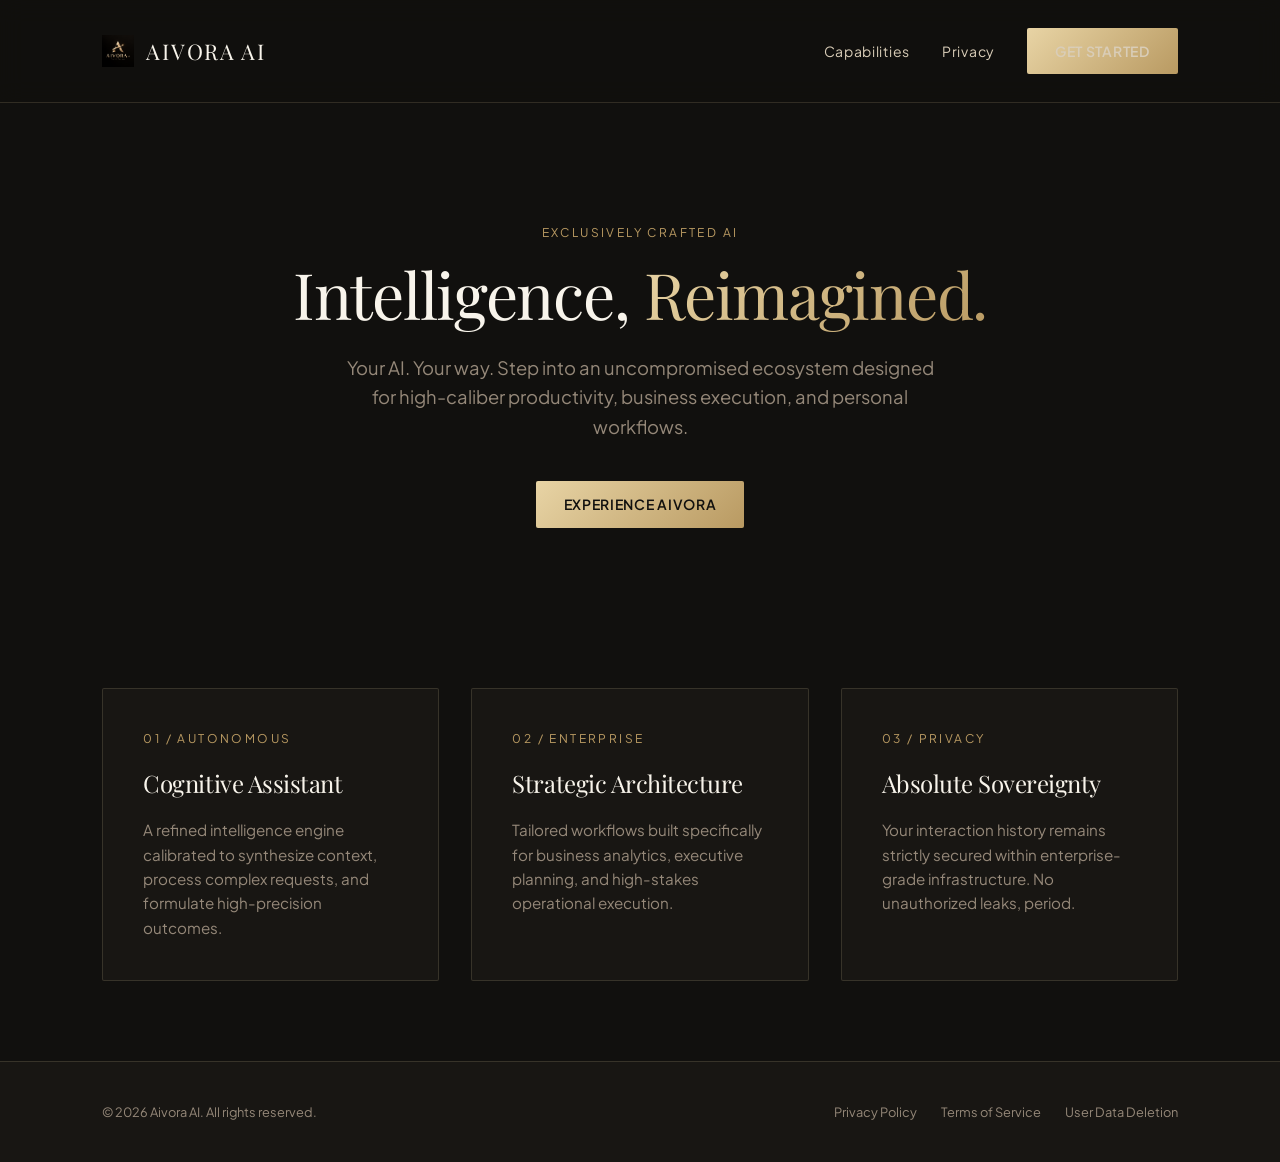
<file: index.html>
<!DOCTYPE html>
<html lang="en">
<head>
  <meta charset="UTF-8">
  <meta name="viewport" content="width=device-width, initial-scale=1.0">
  <title>Aivora AI — Intelligence, Reimagined</title>
  <link rel="preconnect" href="https://fonts.googleapis.com">
  <link rel="preconnect" href="https://fonts.gstatic.com" crossorigin>
  <link href="https://fonts.googleapis.com/css2?family=Playfair+Display:ital,wght@0,400..700;1,400..700&family=Plus+Jakarta+Sans:wght@300;400;500;600&display=swap" rel="stylesheet">
  <link rel="stylesheet" href="style.css">
</head>
<body>

  <nav class="navbar">
    <div class="brand-logo">AIVORA AI</div>
    <ul class="nav-links">
      <li><a href="#features">Capabilities</a></li>
      <li><a href="privacy-policy.html">Privacy</a></li>
      <li><a href="login.html" class="btn-primary">Get Started</a></li>
    </ul>
  </nav>

  <main>
    <section class="hero">
      <span class="hero-tag">Exclusively Crafted AI</span>
      <h1>Intelligence, <span class="text-gold">Reimagined.</span></h1>
      <p>Your AI. Your way. Step into an uncompromised ecosystem designed for high-caliber productivity, business execution, and personal workflows.</p>
      <div>
        <a href="login.html" class="btn-primary">Experience Aivora</a>
      </div>
    </section>

    <section id="features" class="features">
      <div class="feature-card">
        <span class="hero-tag">01 / Autonomous</span>
        <h3>Cognitive Assistant</h3>
        <p>A refined intelligence engine calibrated to synthesize context, process complex requests, and formulate high-precision outcomes.</p>
      </div>

      <div class="feature-card">
        <span class="hero-tag">02 / Enterprise</span>
        <h3>Strategic Architecture</h3>
        <p>Tailored workflows built specifically for business analytics, executive planning, and high-stakes operational execution.</p>
      </div>

      <div class="feature-card">
        <span class="hero-tag">03 / Privacy</span>
        <h3>Absolute Sovereignty</h3>
        <p>Your interaction history remains strictly secured within enterprise-grade infrastructure. No unauthorized leaks, period.</p>
      </div>
    </section>
  </main>

  <footer>
    <div>&copy; 2026 Aivora AI. All rights reserved.</div>
    <ul class="footer-links">
      <li><a href="privacy-policy.html">Privacy Policy</a></li>
      <li><a href="terms-of-service.html">Terms of Service</a></li>
      <li><a href="data-deletion.html">User Data Deletion</a></li>
    </ul>
  </footer>

  <script type="module" src="main.js"></script>
</body>
</html>
</file>
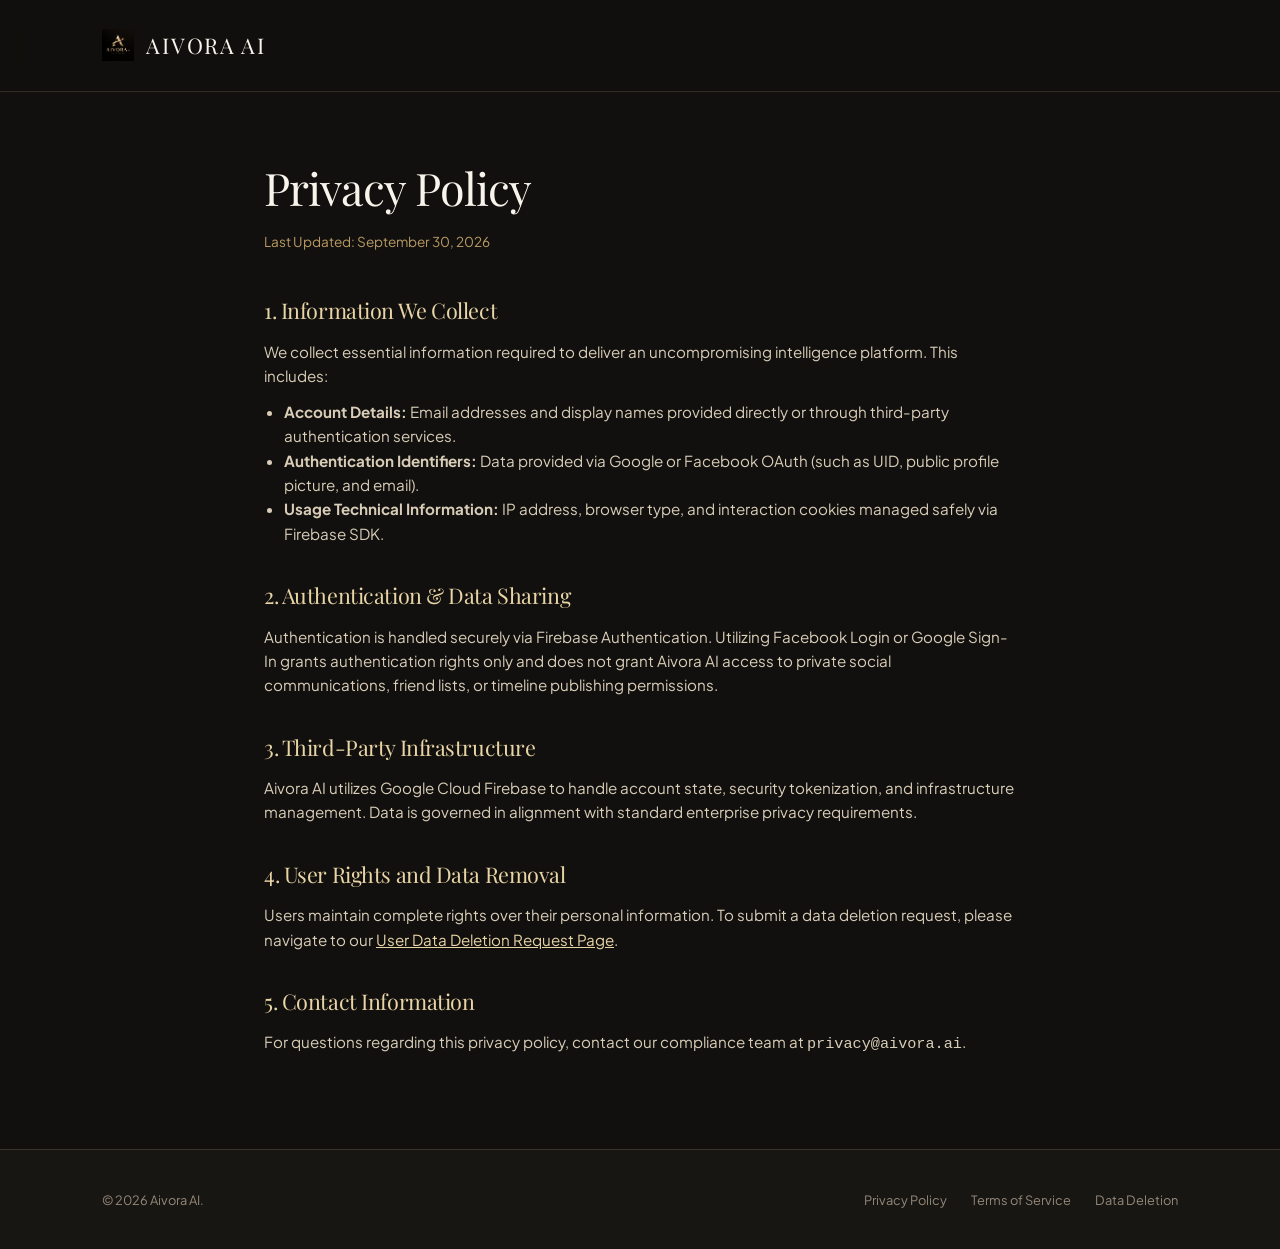
<file: privacy-policy.html>
<!DOCTYPE html>
<html lang="en">
<head>
  <meta charset="UTF-8">
  <meta name="viewport" content="width=device-width, initial-scale=1.0">
  <title>Privacy Policy — Aivora AI</title>
  <link rel="preconnect" href="https://fonts.googleapis.com">
  <link rel="preconnect" href="https://fonts.gstatic.com" crossorigin>
  <link href="https://fonts.googleapis.com/css2?family=Playfair+Display:ital,wght@0,400..700;1,400..700&family=Plus+Jakarta+Sans:wght@300;400;500;600&display=swap" rel="stylesheet">
  <link rel="stylesheet" href="style.css">
</head>
<body>

  <nav class="navbar">
    <a href="index.html" class="brand-logo">AIVORA AI</a>
  </nav>

  <div class="legal-container">
    <h1>Privacy Policy</h1>
    <div class="legal-date">Last Updated: September 30, 2026</div>

    <div class="legal-section">
      <h2>1. Information We Collect</h2>
      <p>We collect essential information required to deliver an uncompromising intelligence platform. This includes:</p>
      <ul>
        <li><strong>Account Details:</strong> Email addresses and display names provided directly or through third-party authentication services.</li>
        <li><strong>Authentication Identifiers:</strong> Data provided via Google or Facebook OAuth (such as UID, public profile picture, and email).</li>
        <li><strong>Usage Technical Information:</strong> IP address, browser type, and interaction cookies managed safely via Firebase SDK.</li>
      </ul>
    </div>

    <div class="legal-section">
      <h2>2. Authentication & Data Sharing</h2>
      <p>Authentication is handled securely via Firebase Authentication. Utilizing Facebook Login or Google Sign-In grants authentication rights only and does not grant Aivora AI access to private social communications, friend lists, or timeline publishing permissions.</p>
    </div>

    <div class="legal-section">
      <h2>3. Third-Party Infrastructure</h2>
      <p>Aivora AI utilizes Google Cloud Firebase to handle account state, security tokenization, and infrastructure management. Data is governed in alignment with standard enterprise privacy requirements.</p>
    </div>

    <div class="legal-section">
      <h2>4. User Rights and Data Removal</h2>
      <p>Users maintain complete rights over their personal information. To submit a data deletion request, please navigate to our <a href="data-deletion.html" style="color:var(--gold-champagne); text-decoration: underline;">User Data Deletion Request Page</a>.</p>
    </div>

    <div class="legal-section">
      <h2>5. Contact Information</h2>
      <p>For questions regarding this privacy policy, contact our compliance team at <code>privacy@aivora.ai</code>.</p>
    </div>
  </div>

  <footer>
    <div>&copy; 2026 Aivora AI.</div>
    <ul class="footer-links">
      <li><a href="privacy-policy.html">Privacy Policy</a></li>
      <li><a href="terms-of-service.html">Terms of Service</a></li>
      <li><a href="data-deletion.html">Data Deletion</a></li>
    </ul>
  </footer>

  <script type="module" src="main.js"></script>
</body>
</html>
</file>
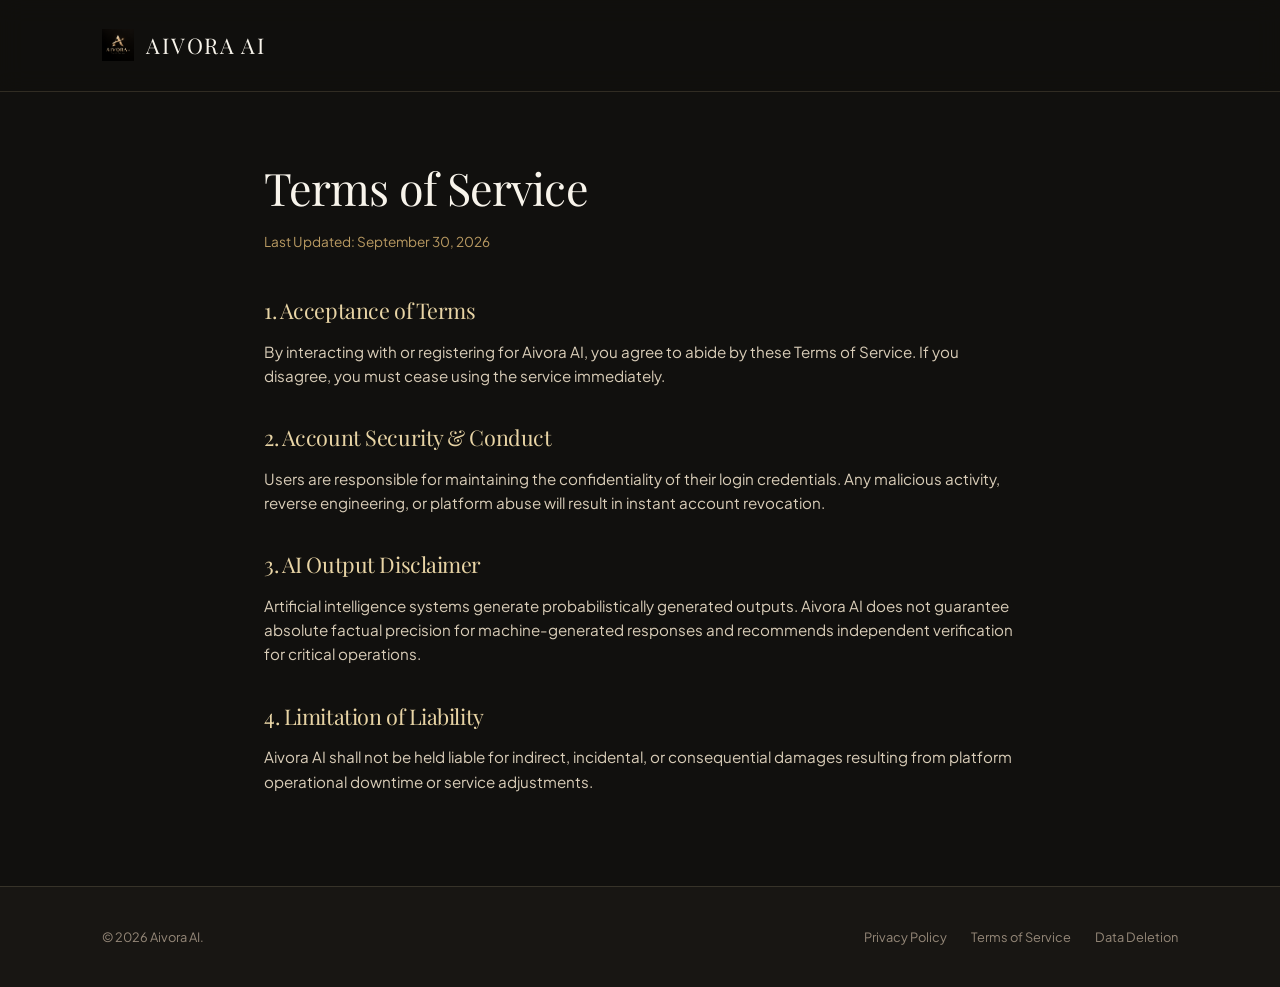
<file: terms-of-service.html>
<!DOCTYPE html>
<html lang="en">
<head>
  <meta charset="UTF-8">
  <meta name="viewport" content="width=device-width, initial-scale=1.0">
  <title>Terms of Service — Aivora AI</title>
  <link rel="preconnect" href="https://fonts.googleapis.com">
  <link rel="preconnect" href="https://fonts.gstatic.com" crossorigin>
  <link href="https://fonts.googleapis.com/css2?family=Playfair+Display:ital,wght@0,400..700;1,400..700&family=Plus+Jakarta+Sans:wght@300;400;500;600&display=swap" rel="stylesheet">
  <link rel="stylesheet" href="style.css">
</head>
<body>

  <nav class="navbar">
    <a href="index.html" class="brand-logo">AIVORA AI</a>
  </nav>

  <div class="legal-container">
    <h1>Terms of Service</h1>
    <div class="legal-date">Last Updated: September 30, 2026</div>

    <div class="legal-section">
      <h2>1. Acceptance of Terms</h2>
      <p>By interacting with or registering for Aivora AI, you agree to abide by these Terms of Service. If you disagree, you must cease using the service immediately.</p>
    </div>

    <div class="legal-section">
      <h2>2. Account Security & Conduct</h2>
      <p>Users are responsible for maintaining the confidentiality of their login credentials. Any malicious activity, reverse engineering, or platform abuse will result in instant account revocation.</p>
    </div>

    <div class="legal-section">
      <h2>3. AI Output Disclaimer</h2>
      <p>Artificial intelligence systems generate probabilistically generated outputs. Aivora AI does not guarantee absolute factual precision for machine-generated responses and recommends independent verification for critical operations.</p>
    </div>

    <div class="legal-section">
      <h2>4. Limitation of Liability</h2>
      <p>Aivora AI shall not be held liable for indirect, incidental, or consequential damages resulting from platform operational downtime or service adjustments.</p>
    </div>
  </div>

  <footer>
    <div>&copy; 2026 Aivora AI.</div>
    <ul class="footer-links">
      <li><a href="privacy-policy.html">Privacy Policy</a></li>
      <li><a href="terms-of-service.html">Terms of Service</a></li>
      <li><a href="data-deletion.html">Data Deletion</a></li>
    </ul>
  </footer>

  <script type="module" src="main.js"></script>
</body>
</html>
</file>
<file: style.css>
/* style.css - Aivora AI Luxury Theme */
:root {
  --bg-obsidian: #11100E;
  --bg-charcoal: #201D19;
  --bg-surface: #181613;
  --gold-champagne: #E8D4A5;
  --gold-antique: #B99A62;
  --text-ivory: #F8F4EB;
  --text-beige: #D9CDB8;
  --text-taupe: #958879;
  
  --gold-gradient: linear-gradient(135deg, #E8D4A5 0%, #B99A62 100%);
  --border-gold-subtle: rgba(232, 212, 165, 0.15);
  --border-gold-glow: rgba(185, 154, 98, 0.4);
  --shadow-luxury: 0 20px 50px rgba(0, 0, 0, 0.6);
  --shadow-gold: 0 0 25px rgba(185, 154, 98, 0.12);
  
  --font-serif: "Playfair Display", Georgia, serif;
  --font-sans: "Plus Jakarta Sans", -apple-system, BlinkMacSystemFont, "Segoe UI", Roboto, sans-serif;
  --transition: all 0.3s cubic-bezier(0.16, 1, 0.3, 1);
}

* {
  box-sizing: border-box;
  margin: 0;
  padding: 0;
}

body {
  background-color: var(--bg-obsidian);
  color: var(--text-beige);
  font-family: var(--font-sans);
  line-height: 1.6;
  -webkit-font-smoothing: antialiased;
  min-height: 100vh;
  display: flex;
  flex-direction: column;
}

a {
  color: inherit;
  text-decoration: none;
  transition: var(--transition);
}

/* Typography */
h1, h2, h3, .serif-font {
  font-family: var(--font-serif);
  color: var(--text-ivory);
  font-weight: 400;
  letter-spacing: -0.02em;
}

.text-gold {
  background: var(--gold-gradient);
  -webkit-background-clip: text;
  -webkit-text-fill-color: transparent;
}

/* Luxury Elements & Components */
.brand-logo {
  display: flex;
  align-items: center;
  gap: 12px;
  font-family: var(--font-serif);
  font-size: 1.35rem;
  color: var(--text-ivory);
  letter-spacing: 0.08em;
}

.brand-logo img {
  height: 32px;
  width: auto;
}

.btn-primary {
  background: var(--gold-gradient);
  color: var(--bg-obsidian);
  font-weight: 600;
  padding: 12px 28px;
  border-radius: 2px;
  border: none;
  cursor: pointer;
  letter-spacing: 0.05em;
  font-size: 0.875rem;
  text-transform: uppercase;
  transition: var(--transition);
  display: inline-flex;
  align-items: center;
  justify-content: center;
  gap: 8px;
}

.btn-primary:hover {
  opacity: 0.92;
  box-shadow: var(--shadow-gold);
  transform: translateY(-1px);
}

.btn-secondary {
  background: transparent;
  color: var(--text-ivory);
  border: 1px solid var(--border-gold-subtle);
  padding: 12px 28px;
  border-radius: 2px;
  font-size: 0.875rem;
  cursor: pointer;
  transition: var(--transition);
}

.btn-secondary:hover {
  border-color: var(--gold-antique);
  background: rgba(232, 212, 165, 0.03);
}

/* Header / Navbar */
.navbar {
  display: flex;
  justify-content: space-between;
  align-items: center;
  padding: 28px 8%;
  background: rgba(17, 16, 14, 0.85);
  backdrop-filter: blur(12px);
  border-bottom: 1px solid var(--border-gold-subtle);
  position: sticky;
  top: 0;
  z-index: 100;
}

.nav-links {
  display: flex;
  gap: 32px;
  list-style: none;
  align-items: center;
}

.nav-links a {
  font-size: 0.875rem;
  letter-spacing: 0.05em;
  color: var(--text-beige);
}

.nav-links a:hover {
  color: var(--gold-champagne);
}

/* Hero Section */
.hero {
  padding: 120px 8% 80px;
  text-align: center;
  max-width: 1000px;
  margin: 0 auto;
}

.hero-tag {
  text-transform: uppercase;
  letter-spacing: 0.2em;
  font-size: 0.75rem;
  color: var(--gold-antique);
  margin-bottom: 16px;
  display: block;
}

.hero h1 {
  font-size: 4rem;
  line-height: 1.1;
  margin-bottom: 24px;
}

.hero p {
  font-size: 1.15rem;
  color: var(--text-taupe);
  max-width: 600px;
  margin: 0 auto 40px;
}

/* Features Grid */
.features {
  padding: 80px 8%;
  display: grid;
  grid-template-columns: repeat(auto-fit, minmax(300px, 1fr));
  gap: 32px;
  max-width: 1300px;
  margin: 0 auto;
}

.feature-card {
  background: var(--bg-surface);
  border: 1px solid var(--border-gold-subtle);
  padding: 40px;
  border-radius: 2px;
  transition: var(--transition);
}

.feature-card:hover {
  border-color: var(--border-gold-glow);
  box-shadow: var(--shadow-gold);
  transform: translateY(-4px);
}

.feature-card h3 {
  font-size: 1.5rem;
  margin-bottom: 16px;
}

.feature-card p {
  color: var(--text-taupe);
  font-size: 0.95rem;
}

/* Auth Cards */
.auth-container {
  flex: 1;
  display: flex;
  align-items: center;
  justify-content: center;
  padding: 60px 20px;
}

.auth-card {
  background: var(--bg-surface);
  border: 1px solid var(--border-gold-subtle);
  padding: 48px;
  width: 100%;
  max-width: 440px;
  box-shadow: var(--shadow-luxury);
  border-radius: 2px;
}

.auth-card h2 {
  font-size: 2rem;
  margin-bottom: 8px;
  text-align: center;
}

.auth-subtitle {
  text-align: center;
  color: var(--text-taupe);
  font-size: 0.875rem;
  margin-bottom: 32px;
}

.social-auth {
  display: flex;
  flex-direction: column;
  gap: 12px;
  margin-bottom: 24px;
}

.btn-social {
  background: var(--bg-charcoal);
  color: var(--text-ivory);
  border: 1px solid var(--border-gold-subtle);
  padding: 12px;
  font-size: 0.875rem;
  display: flex;
  align-items: center;
  justify-content: center;
  gap: 12px;
  cursor: pointer;
  transition: var(--transition);
  border-radius: 2px;
}

.btn-social:hover {
  border-color: var(--gold-antique);
  background: rgba(232, 212, 165, 0.05);
}

.divider {
  display: flex;
  align-items: center;
  text-align: center;
  color: var(--text-taupe);
  font-size: 0.75rem;
  text-transform: uppercase;
  letter-spacing: 0.1em;
  margin: 24px 0;
}

.divider::before, .divider::after {
  content: '';
  flex: 1;
  border-bottom: 1px solid var(--border-gold-subtle);
}

.divider span {
  padding: 0 12px;
}

.form-group {
  margin-bottom: 20px;
}

.form-group label {
  display: block;
  font-size: 0.75rem;
  text-transform: uppercase;
  letter-spacing: 0.08em;
  color: var(--text-beige);
  margin-bottom: 8px;
}

.input-wrapper {
  position: relative;
}

.form-control {
  width: 100%;
  background: var(--bg-charcoal);
  border: 1px solid var(--border-gold-subtle);
  color: var(--text-ivory);
  padding: 12px 16px;
  font-size: 0.95rem;
  outline: none;
  transition: var(--transition);
  border-radius: 2px;
}

.form-control:focus {
  border-color: var(--gold-antique);
  box-shadow: 0 0 10px rgba(185, 154, 98, 0.1);
}

.toggle-password {
  position: absolute;
  right: 12px;
  top: 50%;
  transform: translateY(-50%);
  background: none;
  border: none;
  color: var(--text-taupe);
  cursor: pointer;
  font-size: 0.8rem;
}

.alert-message {
  padding: 12px;
  font-size: 0.85rem;
  border-radius: 2px;
  margin-bottom: 20px;
  display: none;
}

.alert-error {
  background: rgba(217, 83, 79, 0.1);
  border: 1px solid rgba(217, 83, 79, 0.3);
  color: #f2dede;
}

.alert-success {
  background: rgba(185, 154, 98, 0.15);
  border: 1px solid var(--gold-antique);
  color: var(--gold-champagne);
}

/* Dashboard Layout */
.dashboard-layout {
  display: flex;
  min-height: 100vh;
}

.sidebar {
  width: 280px;
  background: var(--bg-surface);
  border-right: 1px solid var(--border-gold-subtle);
  padding: 32px 24px;
  display: flex;
  flex-direction: column;
}

.sidebar-menu {
  list-style: none;
  margin-top: 40px;
  flex: 1;
}

.sidebar-menu li {
  margin-bottom: 8px;
}

.sidebar-menu a {
  display: flex;
  align-items: center;
  gap: 12px;
  padding: 12px 16px;
  color: var(--text-taupe);
  border-radius: 2px;
  font-size: 0.9rem;
}

.sidebar-menu a:hover, .sidebar-menu a.active {
  color: var(--gold-champagne);
  background: rgba(232, 212, 165, 0.05);
}

.main-content {
  flex: 1;
  padding: 40px 60px;
  background: var(--bg-obsidian);
  overflow-y: auto;
}

.dashboard-header {
  display: flex;
  justify-content: space-between;
  align-items: center;
  margin-bottom: 40px;
  padding-bottom: 24px;
  border-bottom: 1px solid var(--border-gold-subtle);
}

.user-profile-badge {
  display: flex;
  align-items: center;
  gap: 16px;
}

.avatar-container img, .avatar-placeholder {
  width: 44px;
  height: 44px;
  border-radius: 50%;
  border: 1px solid var(--gold-antique);
  object-fit: cover;
}

.avatar-placeholder {
  background: var(--bg-charcoal);
  color: var(--gold-champagne);
  display: flex;
  align-items: center;
  justify-content: center;
  font-weight: 600;
}

.badge-status {
  display: inline-block;
  padding: 2px 8px;
  font-size: 0.65rem;
  letter-spacing: 0.1em;
  text-transform: uppercase;
  background: rgba(185, 154, 98, 0.15);
  color: var(--gold-champagne);
  border: 1px solid var(--gold-antique);
  border-radius: 2px;
  margin-top: 4px;
}

/* Legal Pages */
.legal-container {
  max-width: 800px;
  margin: 60px auto;
  padding: 0 24px;
}

.legal-container h1 {
  font-size: 2.8rem;
  margin-bottom: 8px;
}

.legal-date {
  color: var(--gold-antique);
  font-size: 0.85rem;
  margin-bottom: 40px;
}

.legal-section {
  margin-bottom: 32px;
}

.legal-section h2 {
  font-size: 1.35rem;
  margin-bottom: 12px;
  color: var(--gold-champagne);
}

.legal-section p, .legal-section ul {
  font-size: 0.95rem;
  color: var(--text-beige);
  margin-bottom: 12px;
}

.legal-section ul {
  padding-left: 20px;
}

/* Footer */
footer {
  margin-top: auto;
  padding: 40px 8%;
  border-top: 1px solid var(--border-gold-subtle);
  background: var(--bg-surface);
  display: flex;
  justify-content: space-between;
  align-items: center;
  font-size: 0.8rem;
  color: var(--text-taupe);
}

.footer-links {
  display: flex;
  gap: 24px;
  list-style: none;
}

.footer-links a:hover {
  color: var(--gold-champagne);
}

@media (max-width: 768px) {
  .hero h1 { font-size: 2.5rem; }
  .dashboard-layout { flex-direction: column; }
  .sidebar { width: 100%; border-right: none; border-bottom: 1px solid var(--border-gold-subtle); }
  .main-content { padding: 24px; }
  footer { flex-direction: column; gap: 20px; text-align: center; }
}
</file>
